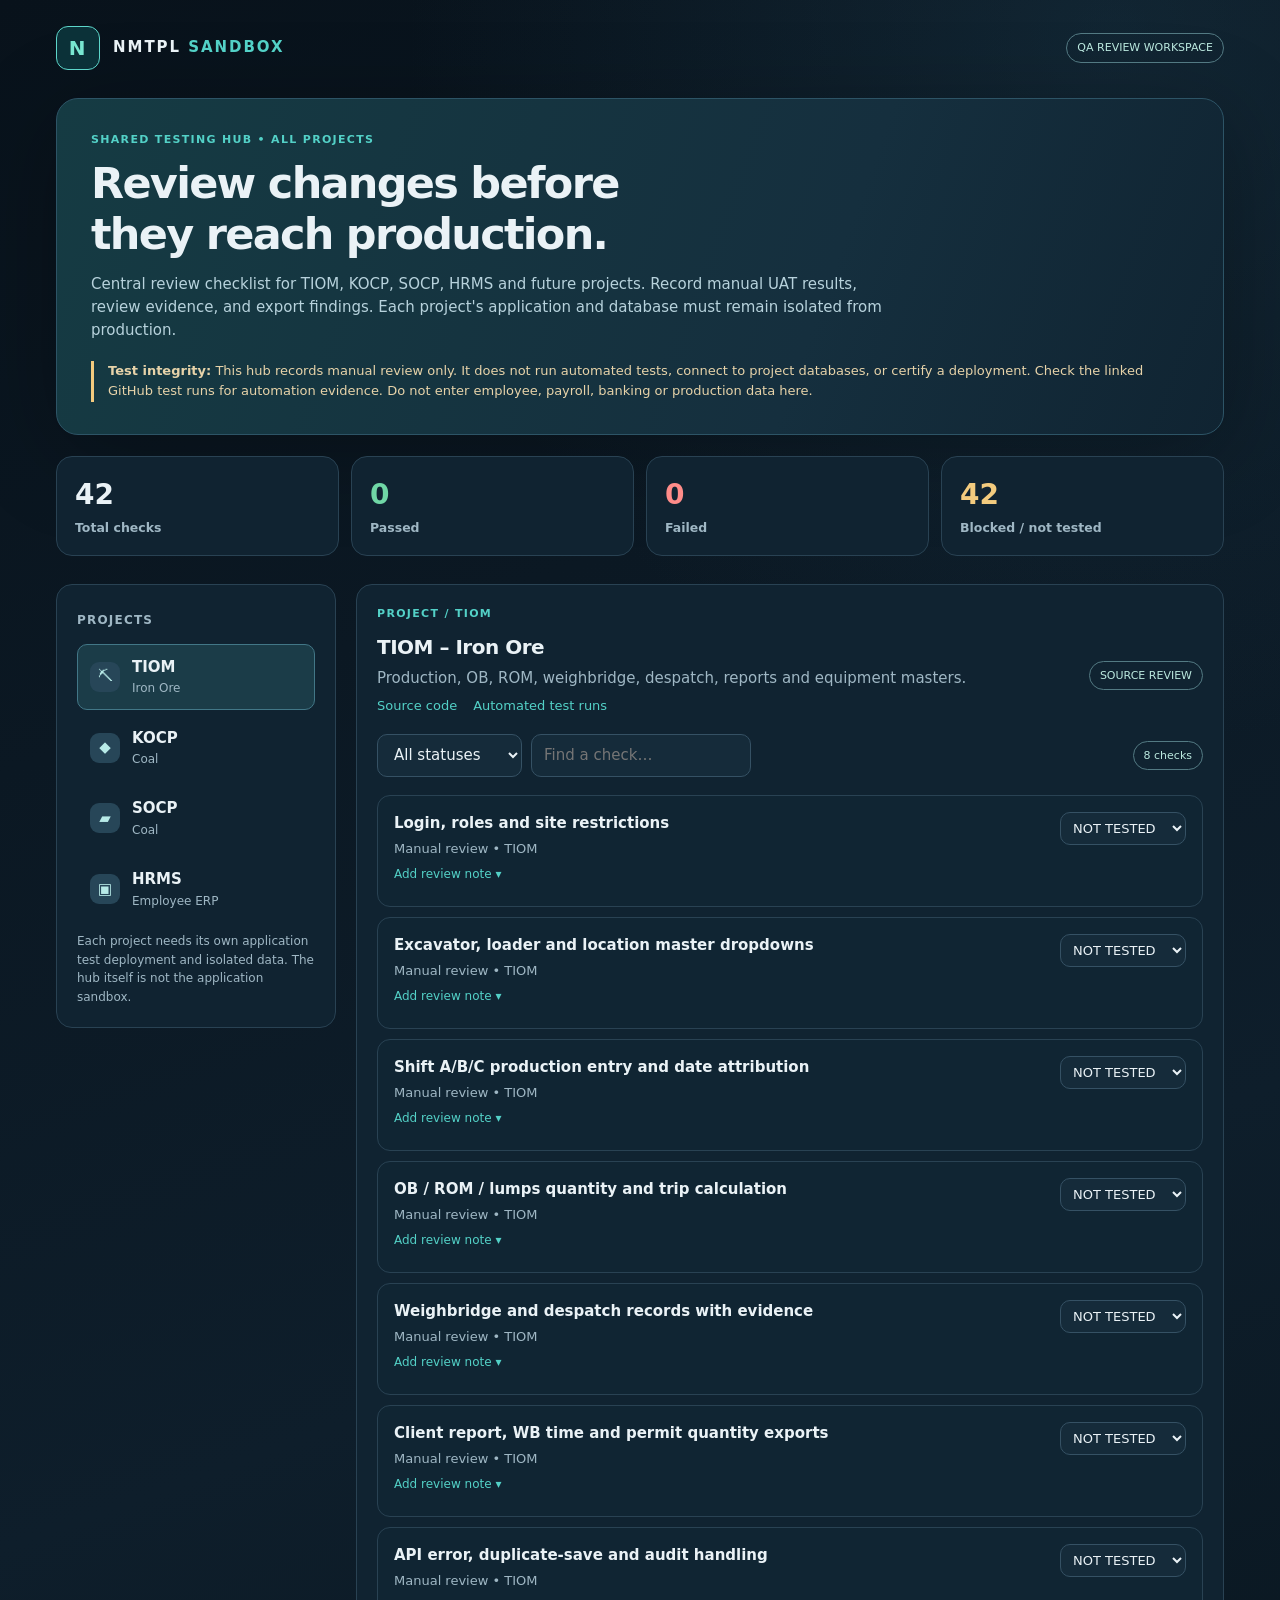
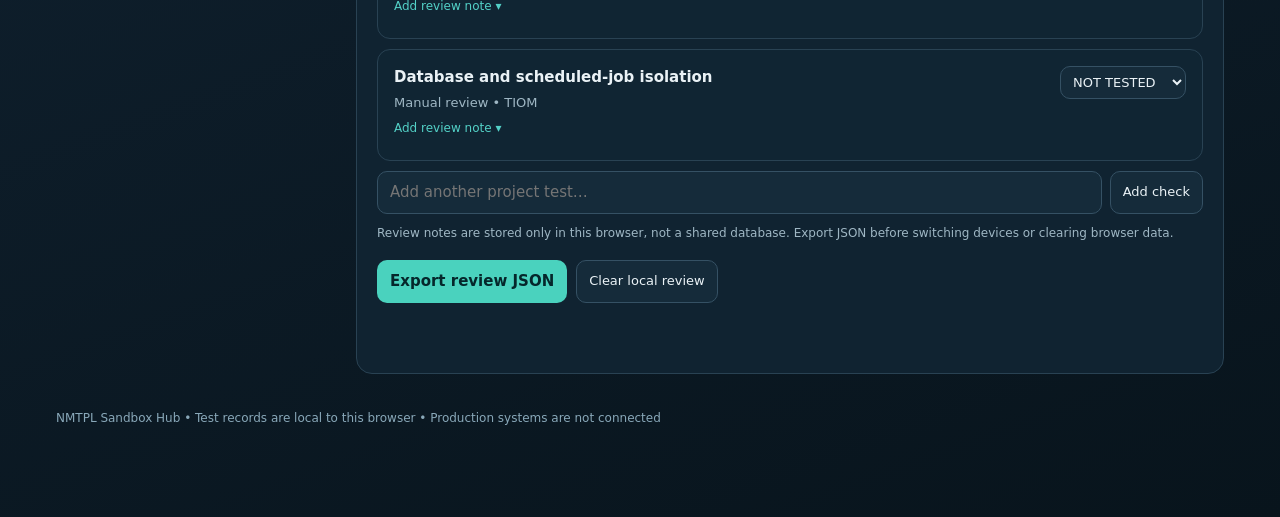
<file: sandbox-hub/index.html>
<!doctype html>
<html lang="en">
<head>
<meta charset="utf-8"><meta name="viewport" content="width=device-width, initial-scale=1">
<meta name="robots" content="noindex, nofollow">
<title>NMTPL Sandbox | Project Test Review</title>
<style>
:root{color-scheme:dark;--bg:#09131d;--panel:#112231;--line:#294253;--text:#eaf2f6;--sub:#9fb7c4;--cyan:#53d1c7;--danger:#ff8c89;--gold:#f3cb7e;--ok:#70d7a6}*{box-sizing:border-box}html{scroll-behavior:smooth}body{margin:0;font:15px/1.55 system-ui,-apple-system,"Segoe UI",sans-serif;color:var(--text);background:radial-gradient(circle at 87% 2%,#21465a55,transparent 30%),linear-gradient(160deg,#08121b,#0e1e2b 60%,#08141c)}a{color:var(--cyan);text-decoration:none}a:hover{text-decoration:underline}button,input,select,textarea{font:inherit;color:inherit}button,select,input,textarea{background:#152b3a;border:1px solid #355164;border-radius:10px;padding:9px 12px}button{cursor:pointer}button:hover{border-color:var(--cyan)}button:focus-visible,select:focus-visible,input:focus-visible,textarea:focus-visible,a:focus-visible{outline:2px solid var(--cyan);outline-offset:3px}.shell{max-width:1220px;margin:auto;padding:26px 26px 90px}.top{display:flex;justify-content:space-between;align-items:center;gap:18px;padding-bottom:28px}.brand{display:flex;gap:13px;align-items:center;font-weight:750;letter-spacing:.13em}.mark{display:grid;place-items:center;width:44px;height:44px;border:1px solid #5dd6ca;border-radius:12px;color:#78e7d1;background:#0b3138;font-size:20px}.tag{font-size:11px;border:1px solid #537a83;border-radius:20px;padding:5px 10px;color:#bbe9df;white-space:nowrap}.hero{padding:32px 34px;border:1px solid #2d5466;border-radius:22px;background:linear-gradient(110deg,#153b43,#152f3e 65%,#102432);box-shadow:0 18px 90px #0004}.eyebrow{margin:0 0 10px;color:var(--cyan);letter-spacing:.12em;font-size:11px;font-weight:800;text-transform:uppercase}h1{margin:0;font-size:clamp(28px,4vw,43px);letter-spacing:-.04em;line-height:1.18}h2{font-size:20px;letter-spacing:-.025em;margin:0 0 4px}.hero p:not(.eyebrow){max-width:800px;color:#b7d2dc;margin:13px 0 0}.policy{border-left:3px solid var(--gold);margin-top:19px;padding-left:14px;color:#e7d3a9;font-size:13px}.stats{display:grid;grid-template-columns:repeat(4,minmax(0,1fr));gap:12px;margin:21px 0 28px}.stat{background:#102331;border:1px solid var(--line);border-radius:16px;padding:16px 18px}.stat b{display:block;font-size:28px;font-variant-numeric:tabular-nums}.stat small{color:var(--sub);font-weight:600}.stat.pass b{color:var(--ok)}.stat.fail b{color:var(--danger)}.stat.blocked b{color:var(--gold)}.columns{display:grid;grid-template-columns:280px minmax(0,1fr);gap:20px}.side,.main{min-width:0}.panel{border:1px solid var(--line);border-radius:16px;background:#102331;padding:20px}.side .panel{position:sticky;top:20px}.side-label{font-weight:750;font-size:12px;letter-spacing:.1em;color:var(--sub);margin:6px 0 14px}.project{width:100%;border-color:transparent;background:transparent;text-align:left;display:flex;align-items:center;gap:12px;padding:11px 12px;margin-bottom:5px}.project.active{background:#1b3c48;border-color:#427787}.project:hover{background:#163340}.project strong{display:block}.project small{display:block;color:var(--sub);font-size:12px}.dot{width:30px;height:30px;border-radius:9px;display:grid;place-items:center;background:#274658;color:#b7eae7;flex:none}.toolbar{display:flex;gap:12px;flex-wrap:wrap;align-items:center;justify-content:space-between;margin-bottom:18px}.filters{display:flex;gap:9px;flex-wrap:wrap}.filters select{min-width:145px}#search{max-width:220px;width:100%}.links{display:flex;align-items:center;gap:16px;flex-wrap:wrap;margin:6px 0 17px;font-size:13px}.desc{color:var(--sub);margin:0}.test{border:1px solid var(--line);border-radius:13px;background:#102533;padding:16px;margin:10px 0}.test-head{display:flex;align-items:flex-start;justify-content:space-between;gap:12px}.test h3{font-size:15px;font-weight:700;margin:0 0 4px}.test p{margin:0;color:var(--sub);font-size:13px}.test select{min-width:126px;padding:7px 8px;font-size:13px}.test .expanded{display:none;margin-top:14px}.test.expanded .expanded{display:block}.test textarea{display:block;width:100%;min-height:62px;resize:vertical;margin:7px 0 0}.test .expand{background:transparent;border:0;padding:6px 0;color:var(--cyan);font-size:12px}.test .meta{font-size:11px;color:var(--sub);margin-top:8px}.headrow{display:flex;justify-content:space-between;align-items:flex-end;gap:15px}.buttonbar{display:flex;gap:9px;flex-wrap:wrap;margin-top:17px}.primary{background:#4ad2be;color:#05272b;border-color:transparent;font-weight:750}.primary:hover{background:#7ae6d5}.secondary{font-size:13px}.empty{padding:38px 18px;text-align:center;color:var(--sub);border:1px dashed #31505c;border-radius:14px}.foot{margin-top:35px;color:#89a8b9;font-size:12px}.newtest{display:flex;gap:8px;flex-wrap:wrap}.newtest input{flex:1;min-width:180px}.hint{font-size:12px;color:var(--sub);margin:10px 0 0}#message{min-height:24px;font-size:13px;color:var(--ok)}@media(max-width:780px){.shell{padding:18px 14px 50px}.columns{grid-template-columns:1fr}.side .panel{position:static}.side nav{display:grid;grid-template-columns:repeat(2,minmax(0,1fr));gap:2px}.stats{grid-template-columns:repeat(2,minmax(0,1fr))}.hero{padding:23px}.top{padding-bottom:18px}.project{margin-bottom:0}.test-head{flex-wrap:wrap}.test select{width:100%}.filters{width:100%}#search{max-width:none}.headrow{align-items:flex-start}}@media(prefers-reduced-motion:no-preference){.stat,.test,.project{transition:border-color .14s,background .14s}}
</style>
</head>
<body><div class="shell">
<header class="top"><div class="brand"><div class="mark" aria-hidden="true">N</div><span>NMTPL <span style="color:var(--cyan)">SANDBOX</span></span></div><span class="tag">QA REVIEW WORKSPACE</span></header>
<section class="hero"><p class="eyebrow">Shared testing hub • All projects</p><h1>Review changes before<br>they reach production.</h1><p>Central review checklist for TIOM, KOCP, SOCP, HRMS and future projects. Record manual UAT results, review evidence, and export findings. Each project's application and database must remain isolated from production.</p><div class="policy"><strong>Test integrity:</strong> This hub records manual review only. It does not run automated tests, connect to project databases, or certify a deployment. Check the linked GitHub test runs for automation evidence. Do not enter employee, payroll, banking or production data here.</div></section>
<section class="stats" aria-label="Review summary"><div class="stat"><b id="stat-total">0</b><small>Total checks</small></div><div class="stat pass"><b id="stat-pass">0</b><small>Passed</small></div><div class="stat fail"><b id="stat-fail">0</b><small>Failed</small></div><div class="stat blocked"><b id="stat-open">0</b><small>Blocked / not tested</small></div></section>
<div class="columns"><aside class="side"><div class="panel"><div class="side-label">PROJECTS</div><nav id="projects" aria-label="Select project"></nav><p class="hint">Each project needs its own application test deployment and isolated data. The hub itself is not the application sandbox.</p></div></aside>
<main class="main"><div class="panel"><div class="headrow"><div><p class="eyebrow" id="project-group">PROJECT</p><h2 id="project-name">All Projects</h2><p class="desc" id="project-desc"></p></div><span class="tag" id="source-status">SOURCE REVIEW</span></div><div class="links"><a id="source-link" href="#" target="_blank" rel="noopener noreferrer">Source code</a><a id="ci-link" href="#" target="_blank" rel="noopener noreferrer">Automated test runs</a></div>
<div id="hrms-pr-gate" class="test" style="display:none;border-color:#4a7780;background:#112d38" aria-label="PR 252 through 259 test gate"><h3 style="margin:0 0 5px">PR #252–259 · Automated regression gate</h3><p style="font-size:13px;color:var(--sub);margin:0">As of 21 Nov 2026: <strong>491 isolated ERP Python/PostgreSQL tests PASSED</strong>, with <strong>Main HRMS JavaScript checks, UI-action audit, 201/201 static API references and 43/43 module mappings PASSING</strong> for sandbox commit 0ae7e783d4a763544ee4c55063df4aef1a050a59. These source checks are not complete UI acceptance. Separately, real Chromium completed <strong>25/25 isolated HRMS browser tests</strong> for login, navigation, employee form edits and mobile layout; full payroll and remaining business workflows are still NOT certified. The independent HRMS sandbox application is LIVE with its own 160-table PostgreSQL database and synthetic admin; authenticated employee, independent HR activation, attendance, leave, and canteen live-smoke tests passed. Full button-by-button browser and payroll/payment acceptance remain pending; 25 targeted Chromium UI tests passed.</p><div class="links" style="margin:12px 0 0"><a href="https://nmtpl-hrms-real-browser-qa.onrender.com" target="_blank" rel="noopener noreferrer">Real Chromium QA: 25 passed</a><a href="https://github.com/bikashnyk87-stack/HRMS_NMTPL/blob/hrms-sandbox/docs/HRMS_BROWSER_QA_20261121.md" target="_blank" rel="noopener noreferrer">Browser test evidence</a><a href="https://nmtpl-hrms-sandbox.onrender.com" target="_blank" rel="noopener noreferrer">Open interactive HRMS sandbox</a><a href="https://dashboard.render.com/web/srv-dc0lec942hec73bphmag" target="_blank" rel="noopener noreferrer">Live sandbox deployment</a><a href="https://dashboard.render.com/static/srv-dc0iu297lnhs738qfceg" target="_blank" rel="noopener noreferrer">Render build / results</a><a href="https://nmtpl-hrms-sandbox-252-259.onrender.com/status.json" target="_blank" rel="noopener noreferrer">Automated result JSON</a><a href="https://github.com/bikashnyk87-stack/HRMS_NMTPL/actions/workflows/hrms-sandbox-acceptance.yml" target="_blank" rel="noopener noreferrer">GitHub Actions</a><a href="https://github.com/bikashnyk87-stack/HRMS_NMTPL/tree/hrms-sandbox" target="_blank" rel="noopener noreferrer">Source branch</a></div></div>
<div class="toolbar"><div class="filters"><select id="status-filter" aria-label="Filter tests by status"><option value="all">All statuses</option><option value="NOT TESTED">Not tested</option><option value="PASS">Passed</option><option value="FAIL">Failed</option><option value="BLOCKED">Blocked</option></select><input id="search" placeholder="Find a check…" aria-label="Search tests"></div><span class="tag" id="check-count">0 checks</span></div>
<div id="tests"></div>
<div class="newtest"><input id="new-test" maxlength="160" placeholder="Add another project test…" aria-label="New test title"><button id="add-test" class="secondary">Add check</button></div>
<p class="hint">Review notes are stored only in this browser, not a shared database. Export JSON before switching devices or clearing browser data.</p>
<div class="buttonbar"><button id="export" class="primary">Export review JSON</button><button id="reset" class="secondary">Clear local review</button></div><p id="message" role="status" aria-live="polite"></p></div></main></div>
<footer class="foot">NMTPL Sandbox Hub • Test records are local to this browser • Production systems are not connected</footer>
</div>
<script>
(() => {
"use strict";
const projects=[
{id:"TIOM",icon:"⛏",name:"TIOM – Iron Ore",description:"Production, OB, ROM, weighbridge, despatch, reports and equipment masters.",repo:"https://github.com/bikashnyk87-stack/nmtpl/tree/sandbox-hub",ci:"https://github.com/bikashnyk87-stack/nmtpl/actions",tests:["Login, roles and site restrictions","Excavator, loader and location master dropdowns","Shift A/B/C production entry and date attribution","OB / ROM / lumps quantity and trip calculation","Weighbridge and despatch records with evidence","Client report, WB time and permit quantity exports","API error, duplicate-save and audit handling","Database and scheduled-job isolation"]},
{id:"KOCP",icon:"◆",name:"KOCP – Coal",description:"Coal/OB shift trip cards, excavator/loader loading counts, HSD and MCL reports.",repo:"https://github.com/bikashnyk87-stack/nmtpl/tree/sandbox-hub",ci:"https://github.com/bikashnyk87-stack/nmtpl/actions",tests:["Login, role permissions and master sources","Coal/OB shift trip-card entry and verification","Tripper-wise equipment and loading-point counts","Master-based vehicle, patch and unloading selectors","HSD receipts, issue and opening balances","MCL certified quantity and report reconciliation","Duplicate-save, correction and audit history","Database and external integration isolation"]},
{id:"SOCP",icon:"▰",name:"SOCP – Coal",description:"Coal and OB daily shift registers, equipment mapping and reporting.",repo:"https://github.com/bikashnyk87-stack/nmtpl/tree/sandbox-hub",ci:"https://github.com/bikashnyk87-stack/nmtpl/actions",tests:["Login and SOCP role/site isolation","Coal / OB shift trip register entry","Excavator and loader mapping to tripper trips","Dynamic loading and unloading location masters","Daily, MTD and equipment-wise report quantities","Edit, delete, approve and audit controls","Mobile / compact entry layout","Test database and scheduled-job isolation"]},
{id:"HRMS",icon:"▣",name:"HRMS – Employee ERP",description:"Attendance, leave, salary, PF, canteen, masters, onboarding and approvals.",repo:"https://github.com/bikashnyk87-stack/HRMS_NMTPL/tree/hrms-sandbox",ci:"https://github.com/bikashnyk87-stack/HRMS_NMTPL/actions/workflows/hrms-sandbox-acceptance.yml",tests:["PR #252 salary structure and verified bank approval","PR #253 HR-approved attendance and biometric handoff","PR #254 leave/OT verification and payroll handoff","PR #255 salary calculation, PF parity and finance review","PR #256 salary register, payslip and bank export","PR #257 canteen field QR and notifications","PR #258 signed letters and other HR modules","PR #259 full module API and integration acceptance","Login, permissions and account activation","Employee master and site-scoped dropdowns","Attendance import, PF days and HR-final approval","Leave accrual, balance and approval workflow","Approved Manual Salary calculation parity","PF earned Basic ceiling and worked-PH exclusion","Canteen booking, delivery and deductions","Payroll review, closure and safe bank export","Payslip/report output and audit history","Main ERP versus Manual Salary database isolation"]}];
const defaults={};for(const p of projects)for(const t of p.tests)defaults[p.id+"|"+t]={status:"NOT TESTED",note:"",updated:""};
const key="nmtpl-sandbox-manual-review-v1";let saved={};try{saved=JSON.parse(localStorage.getItem(key)||"{}")||{}}catch(e){saved={}}let entries={...defaults,...(saved.entries||{})},extras=Array.isArray(saved.extras)?saved.extras:[],selected=projects[0].id;
const el=id=>document.getElementById(id);
function store(){try{localStorage.setItem(key,JSON.stringify({entries,extras}))}catch(e){el("message").textContent="Browser storage unavailable. Export your review JSON."}}
function checkList(){return [...projects.flatMap(p=>p.tests.map(t=>({id:p.id+"|"+t,project:p.id,title:t}))),...extras]}
function summary(){const e=checkList().map(x=>entries[x.id]?.status||"NOT TESTED");el("stat-total").textContent=e.length;el("stat-pass").textContent=e.filter(x=>x==="PASS").length;el("stat-fail").textContent=e.filter(x=>x==="FAIL").length;el("stat-open").textContent=e.filter(x=>x!=="PASS"&&x!=="FAIL").length}
function element(tag,cls,text){const v=document.createElement(tag);if(cls)v.className=cls;if(text!==undefined)v.textContent=text;return v}
function renderProjects(){const nav=el("projects");nav.replaceChildren();for(const p of projects){const btn=element("button","project"+(selected===p.id?" active":""));btn.type="button";btn.setAttribute("aria-pressed",String(selected===p.id));btn.append(element("span","dot",p.icon));const label=element("span");label.append(element("strong",null,p.id));label.append(element("small",null,p.name.replace(/^.*? – /,"")));btn.append(label);btn.onclick=()=>{selected=p.id;render()};nav.append(btn)}}
function render(){renderProjects();const p=projects.find(x=>x.id===selected);el("project-group").textContent="PROJECT / "+p.id;el("project-name").textContent=p.name;el("project-desc").textContent=p.description;el("hrms-pr-gate").style.display=selected==="HRMS"?"block":"none";el("source-link").href=p.repo;el("ci-link").href=p.ci;
const filter=el("status-filter").value,search=el("search").value.toLowerCase().trim(),list=checkList().filter(x=>x.project===p.id&&(!search||x.title.toLowerCase().includes(search))&&(filter==="all"||(entries[x.id]?.status||"NOT TESTED")===filter));el("check-count").textContent=list.length+" checks";const wrap=el("tests");wrap.replaceChildren();if(!list.length)wrap.append(element("div","empty","No checks match the current filters."));
for(const item of list){const data=entries[item.id]||{status:"NOT TESTED",note:"",updated:""};const row=element("article","test");const head=element("div","test-head");const text=element("div");text.append(element("h3",null,item.title),element("p",null,"Manual review • "+item.project));head.append(text);const select=element("select");select.setAttribute("aria-label","Result for "+item.title);for(const st of ["NOT TESTED","PASS","FAIL","BLOCKED"]){const opt=element("option",null,st);opt.value=st;opt.selected=st===data.status;select.append(opt)}select.onchange=()=>{entries[item.id]={...data,status:select.value,updated:new Date().toISOString()};store();summary();render()};head.append(select);row.append(head);const expand=element("button","expand",data.note?"Review note ▾":"Add review note ▾");expand.type="button";expand.onclick=()=>{row.classList.toggle("expanded");expand.textContent=row.classList.contains("expanded")?"Hide note ▴":"Review note ▾"};row.append(expand);const area=element("div","expanded");const ta=element("textarea");ta.placeholder="What was tested? Expected result, observed issue, or evidence reference (do not enter confidential data).";ta.value=data.note;ta.maxLength=3000;ta.setAttribute("aria-label","Review notes for "+item.title);ta.onchange=()=>{entries[item.id]={...(entries[item.id]||data),note:ta.value,updated:new Date().toISOString()};store();render()};area.append(ta);if(data.updated)area.append(element("div","meta","Updated "+new Date(data.updated).toLocaleString()));row.append(area);wrap.append(row)}summary()}
el("status-filter").onchange=render;el("search").oninput=render;
el("add-test").onclick=()=>{const title=el("new-test").value.trim();if(!title)return;const id=selected+"|custom|"+Date.now().toString(36);extras.push({id,project:selected,title});entries[id]={status:"NOT TESTED",note:"",updated:""};el("new-test").value="";store();render();el("message").textContent="Added a local review check."};
el("new-test").addEventListener("keydown",e=>{if(e.key==="Enter")el("add-test").click()});
el("export").onclick=()=>{const payload={format:"nmtpl-sandbox-manual-review-v1",exportedAt:new Date().toISOString(),source:"Browser-only manual UAT review; automated tests NOT included",projects:projects.map(x=>x.id),checks:checkList().map(x=>({...x,...(entries[x.id]||{status:"NOT TESTED",note:"",updated:""})}))};const b=new Blob([JSON.stringify(payload,null,2)],{type:"application/json"});const url=URL.createObjectURL(b);const a=element("a");a.href=url;a.download="nmtpl-sandbox-review-"+new Date().toISOString().slice(0,10)+".json";document.body.append(a);a.click();a.remove();setTimeout(()=>URL.revokeObjectURL(url),1000);el("message").textContent="Local review JSON exported. No automated test result is implied."};
el("reset").onclick=()=>{if(!confirm("Clear all local test notes and statuses in this browser?"))return;entries={...defaults};extras=[];store();render();el("message").textContent="Local review cleared."};
render();
})();
</script></body></html>
</file>
